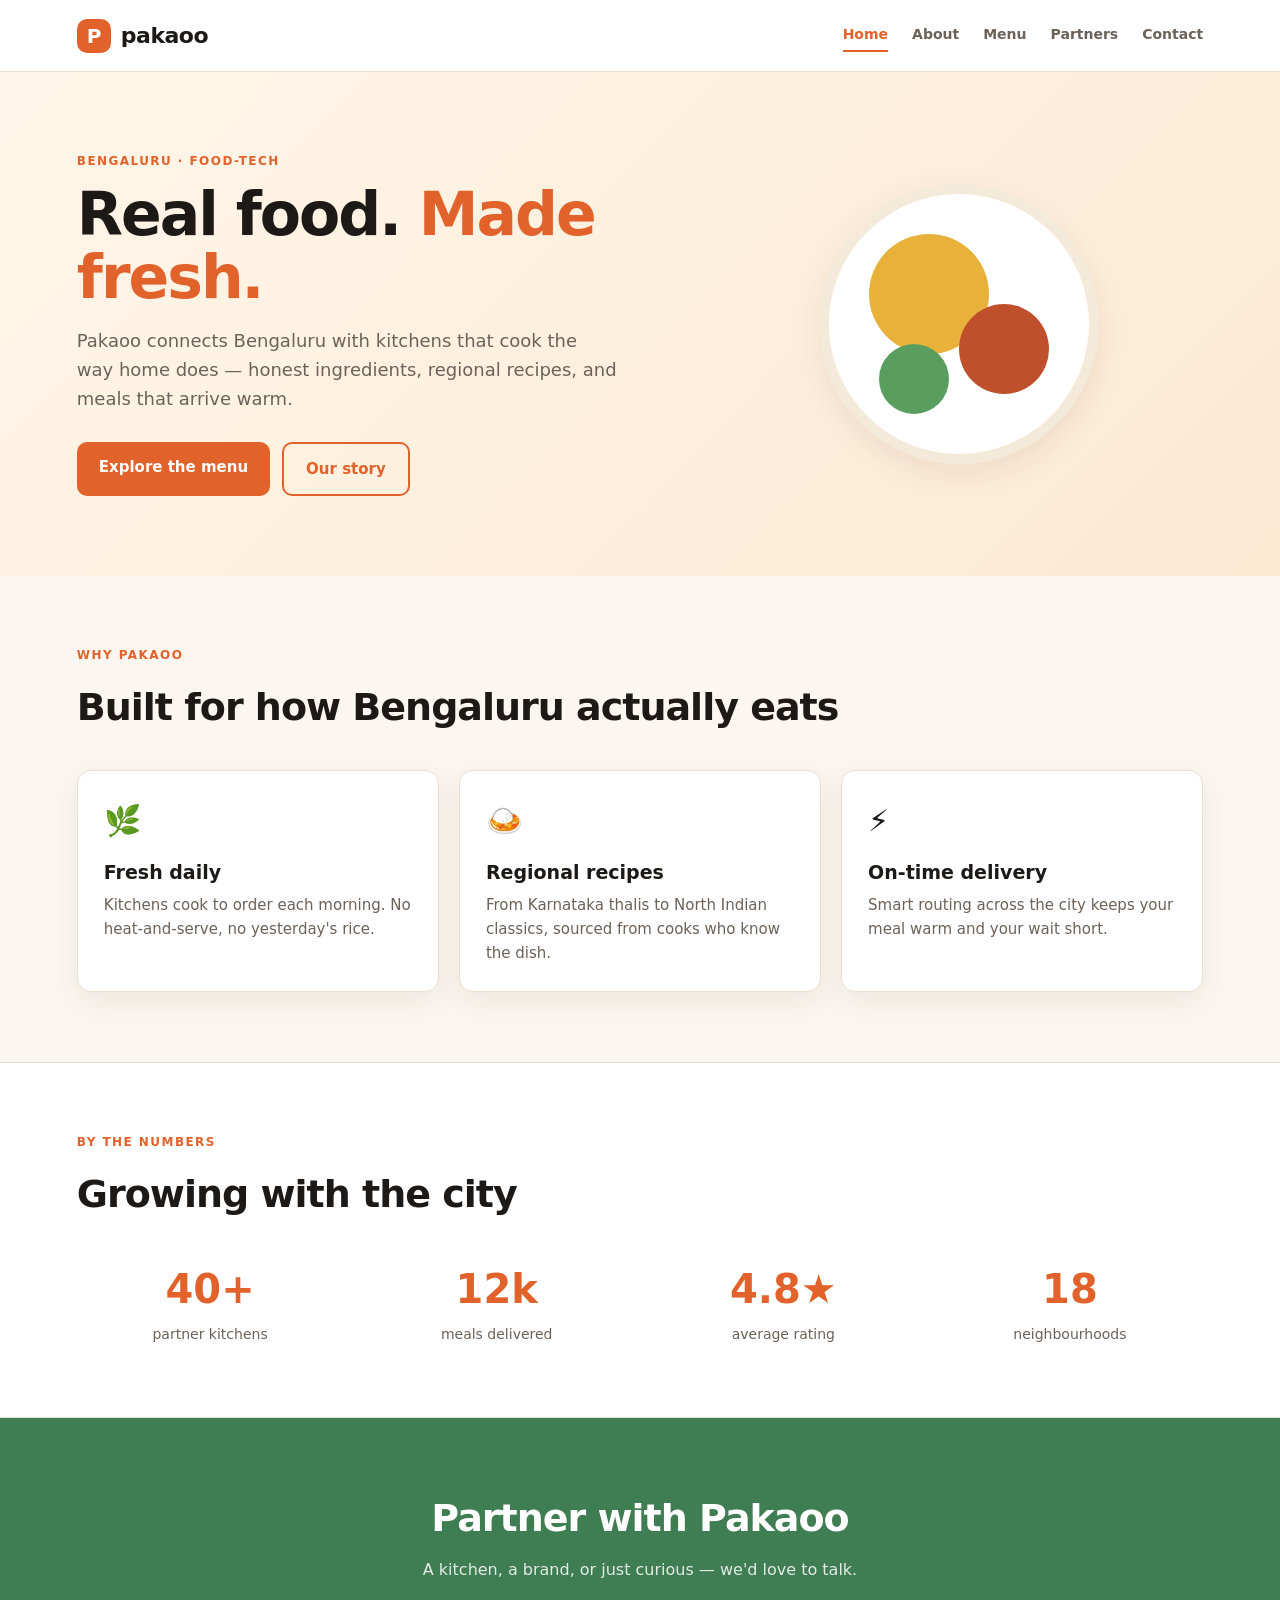
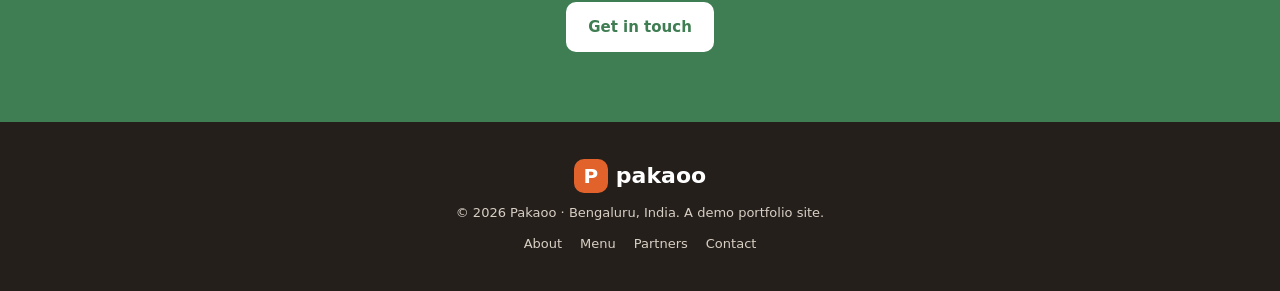
<file: index.html>
<!DOCTYPE html>
<html lang="en">
<head>
<meta charset="UTF-8" />
<meta name="viewport" content="width=device-width, initial-scale=1.0" />
<title>Pakaoo — Bengaluru Food-Tech Startup | Modern Indian Food Delivery</title>
<meta name="description" content="Pakaoo is a Bengaluru-based food-tech startup bringing fresh, authentic Indian meals to your door. Explore our story, partners, and menu." />
<meta name="keywords" content="Pakaoo, food tech, Bengaluru, Indian meals, food delivery, startup" />
<meta name="author" content="Pakaoo" />
<meta name="robots" content="index, follow" />
<link rel="canonical" href="https://slavh.github.io/pakaoo-portfolio-demo/" />

<!-- Open Graph -->
<meta property="og:type" content="website" />
<meta property="og:site_name" content="Pakaoo" />
<meta property="og:title" content="Pakaoo — Bengaluru Food-Tech Startup" />
<meta property="og:description" content="Fresh, authentic Indian meals delivered. Meet the team, partners, and menu behind Pakaoo." />
<meta property="og:url" content="https://slavh.github.io/pakaoo-portfolio-demo/" />
<meta property="og:image" content="https://slavh.github.io/pakaoo-portfolio-demo/og-image.svg" />

<!-- Twitter Card -->
<meta name="twitter:card" content="summary_large_image" />
<meta name="twitter:title" content="Pakaoo — Bengaluru Food-Tech Startup" />
<meta name="twitter:description" content="Fresh, authentic Indian meals delivered by Pakaoo." />

<!-- JSON-LD structured data -->
<script type="application/ld+json">
{
  "@context": "https://schema.org",
  "@type": "Organization",
  "name": "Pakaoo",
  "url": "https://slavh.github.io/pakaoo-portfolio-demo/",
  "description": "Bengaluru-based food-tech startup delivering fresh Indian meals.",
  "address": {
    "@type": "PostalAddress",
    "addressLocality": "Bengaluru",
    "addressCountry": "IN"
  }
}
</script>

<link rel="stylesheet" href="styles.css" />
</head>
<body>
<header class="site-header">
  <a class="brand" href="index.html" aria-label="Pakaoo home">
    <span class="brand-mark">P</span>
    <span class="brand-name">pakaoo</span>
  </a>
  <nav aria-label="Main navigation">
    <a href="index.html" class="active">Home</a>
    <a href="about.html">About</a>
    <a href="menu.html">Menu</a>
    <a href="partners.html">Partners</a>
    <a href="contact.html">Contact</a>
  </nav>
</header>

<main>
  <section class="hero">
    <div class="hero-inner">
      <p class="eyebrow">Bengaluru · Food-Tech</p>
      <h1>Real food. <span>Made fresh.</span></h1>
      <p class="lede">Pakaoo connects Bengaluru with kitchens that cook the way home does — honest ingredients, regional recipes, and meals that arrive warm.</p>
      <div class="cta-row">
        <a class="btn btn-primary" href="menu.html">Explore the menu</a>
        <a class="btn btn-ghost" href="about.html">Our story</a>
      </div>
    </div>
    <div class="hero-art" aria-hidden="true">
      <div class="plate"><div class="food food-1"></div><div class="food food-2"></div><div class="food food-3"></div></div>
    </div>
  </section>

  <section class="section">
    <div class="section-head">
      <p class="eyebrow">Why Pakaoo</p>
      <h2>Built for how Bengaluru actually eats</h2>
    </div>
    <div class="cards">
      <article class="card">
        <div class="icon">🌿</div>
        <h3>Fresh daily</h3>
        <p>Kitchens cook to order each morning. No heat-and-serve, no yesterday's rice.</p>
      </article>
      <article class="card">
        <div class="icon">🍛</div>
        <h3>Regional recipes</h3>
        <p>From Karnataka thalis to North Indian classics, sourced from cooks who know the dish.</p>
      </article>
      <article class="card">
        <div class="icon">⚡</div>
        <h3>On-time delivery</h3>
        <p>Smart routing across the city keeps your meal warm and your wait short.</p>
      </article>
    </div>
  </section>

  <section class="section band">
    <div class="section-head">
      <p class="eyebrow">By the numbers</p>
      <h2>Growing with the city</h2>
    </div>
    <div class="stats">
      <div><strong>40+</strong><span>partner kitchens</span></div>
      <div><strong>12k</strong><span>meals delivered</span></div>
      <div><strong>4.8★</strong><span>average rating</span></div>
      <div><strong>18</strong><span>neighbourhoods</span></div>
    </div>
  </section>

  <section class="section cta-band">
    <h2>Partner with Pakaoo</h2>
    <p>A kitchen, a brand, or just curious — we'd love to talk.</p>
    <a class="btn btn-primary" href="contact.html">Get in touch</a>
  </section>
</main>

<footer class="site-footer">
  <div class="footer-brand"><span class="brand-mark">P</span> pakaoo</div>
  <p>© 2026 Pakaoo · Bengaluru, India. A demo portfolio site.</p>
  <nav aria-label="Footer navigation">
    <a href="about.html">About</a><a href="menu.html">Menu</a><a href="partners.html">Partners</a><a href="contact.html">Contact</a>
  </nav>
</footer>
</body>
</html>
</file>
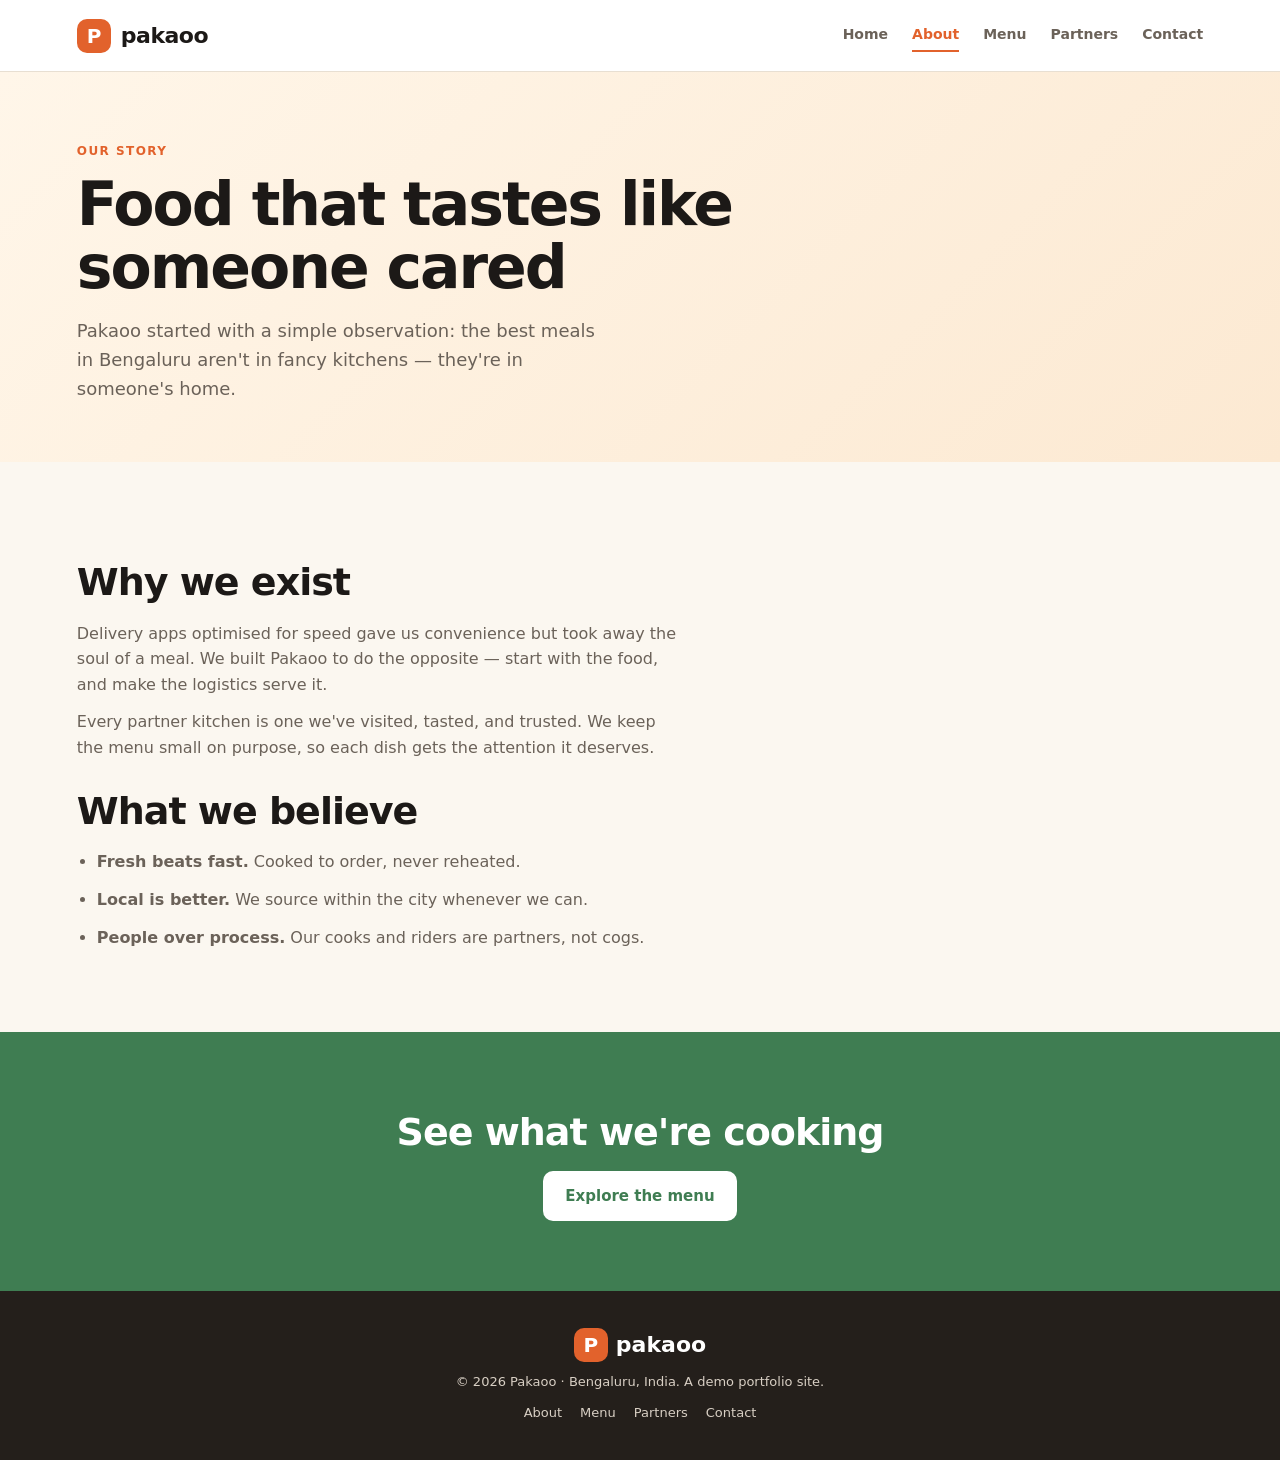
<file: about.html>
<!DOCTYPE html>
<html lang="en">
<head>
<meta charset="UTF-8" />
<meta name="viewport" content="width=device-width, initial-scale=1.0" />
<title>About Pakaoo — Our Story | Bengaluru Food-Tech Startup</title>
<meta name="description" content="Learn about Pakaoo's mission to bring fresh, authentic Indian meals from local kitchens to Bengaluru homes." />
<link rel="canonical" href="https://slavh.github.io/pakaoo-portfolio-demo/about.html" />
<meta property="og:title" content="About Pakaoo — Our Story" />
<meta property="og:description" content="Fresh, authentic Indian meals, sourced from kitchens that care." />
<meta property="og:url" content="https://slavh.github.io/pakaoo-portfolio-demo/about.html" />
<meta property="og:image" content="https://slavh.github.io/pakaoo-portfolio-demo/og-image.svg" />
<meta name="twitter:card" content="summary_large_image" />
<script type="application/ld+json">
{"@context":"https://schema.org","@type":"AboutPage","name":"About Pakaoo","url":"https://slavh.github.io/pakaoo-portfolio-demo/about.html"}
</script>
<link rel="stylesheet" href="styles.css" />
</head>
<body>
<header class="site-header">
  <a class="brand" href="index.html"><span class="brand-mark">P</span><span class="brand-name">pakaoo</span></a>
  <nav aria-label="Main navigation">
    <a href="index.html">Home</a><a href="about.html" class="active">About</a><a href="menu.html">Menu</a><a href="partners.html">Partners</a><a href="contact.html">Contact</a>
  </nav>
</header>
<main>
  <section class="page-hero">
    <p class="eyebrow">Our story</p>
    <h1>Food that tastes like someone cared</h1>
    <p class="lede">Pakaoo started with a simple observation: the best meals in Bengaluru aren't in fancy kitchens — they're in someone's home.</p>
  </section>
  <section class="section prose">
    <h2>Why we exist</h2>
    <p>Delivery apps optimised for speed gave us convenience but took away the soul of a meal. We built Pakaoo to do the opposite — start with the food, and make the logistics serve it.</p>
    <p>Every partner kitchen is one we've visited, tasted, and trusted. We keep the menu small on purpose, so each dish gets the attention it deserves.</p>
    <h2>What we believe</h2>
    <ul>
      <li><strong>Fresh beats fast.</strong> Cooked to order, never reheated.</li>
      <li><strong>Local is better.</strong> We source within the city whenever we can.</li>
      <li><strong>People over process.</strong> Our cooks and riders are partners, not cogs.</li>
    </ul>
  </section>
  <section class="section cta-band">
    <h2>See what we're cooking</h2>
    <a class="btn btn-primary" href="menu.html">Explore the menu</a>
  </section>
</main>
<footer class="site-footer">
  <div class="footer-brand"><span class="brand-mark">P</span> pakaoo</div>
  <p>© 2026 Pakaoo · Bengaluru, India. A demo portfolio site.</p>
  <nav><a href="about.html">About</a><a href="menu.html">Menu</a><a href="partners.html">Partners</a><a href="contact.html">Contact</a></nav>
</footer>
</body>
</html>
</file>
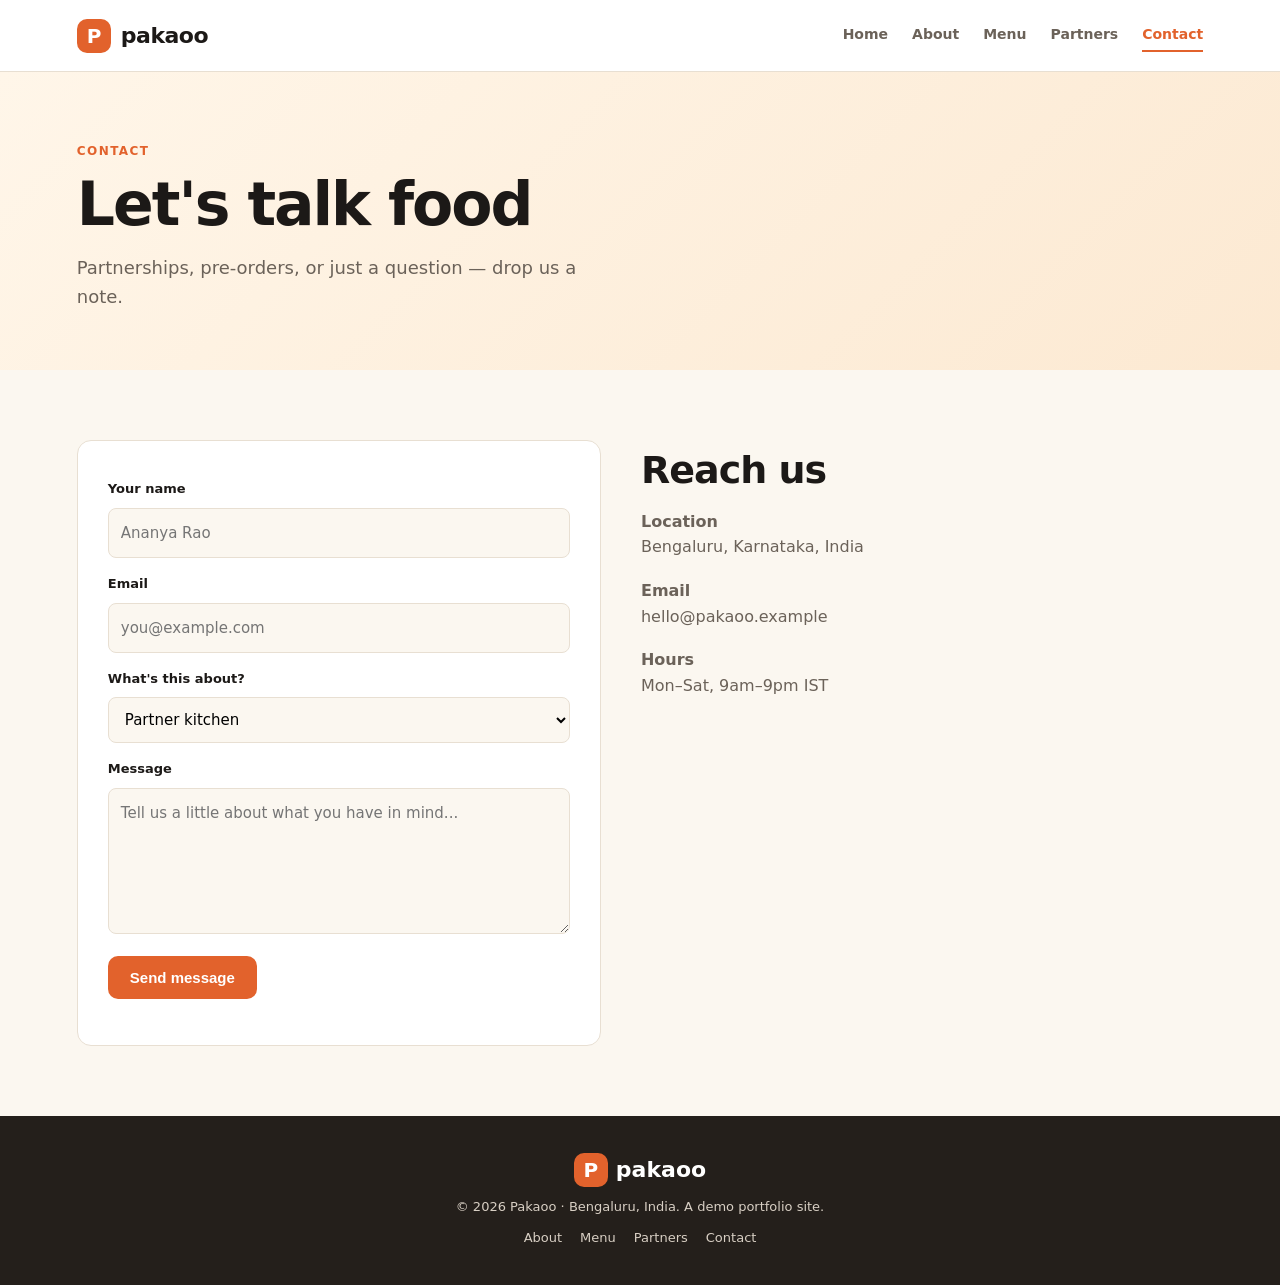
<file: contact.html>
<!DOCTYPE html>
<html lang="en">
<head>
<meta charset="UTF-8" />
<meta name="viewport" content="width=device-width, initial-scale=1.0" />
<title>Contact Pakaoo — Get in Touch | Bengaluru Food-Tech</title>
<meta name="description" content="Contact Pakaoo for partner kitchen enquiries, pre-orders, or questions. Based in Bengaluru, India." />
<link rel="canonical" href="https://slavh.github.io/pakaoo-portfolio-demo/contact.html" />
<meta property="og:title" content="Contact Pakaoo" />
<meta property="og:description" content="Partnerships, pre-orders, and questions — reach the Pakaoo team." />
<meta property="og:url" content="https://slavh.github.io/pakaoo-portfolio-demo/contact.html" />
<meta property="og:image" content="https://slavh.github.io/pakaoo-portfolio-demo/og-image.svg" />
<meta name="twitter:card" content="summary_large_image" />
<script type="application/ld+json">
{"@context":"https://schema.org","@type":"ContactPage","name":"Contact Pakaoo","url":"https://slavh.github.io/pakaoo-portfolio-demo/contact.html"}
</script>
<link rel="stylesheet" href="styles.css" />
</head>
<body>
<header class="site-header">
  <a class="brand" href="index.html"><span class="brand-mark">P</span><span class="brand-name">pakaoo</span></a>
  <nav aria-label="Main navigation">
    <a href="index.html">Home</a><a href="about.html">About</a><a href="menu.html">Menu</a><a href="partners.html">Partners</a><a href="contact.html" class="active">Contact</a>
  </nav>
</header>
<main>
  <section class="page-hero">
    <p class="eyebrow">Contact</p>
    <h1>Let's talk food</h1>
    <p class="lede">Partnerships, pre-orders, or just a question — drop us a note.</p>
  </section>
  <section class="section contact-wrap">
    <form class="contact-form" id="contactForm" novalidate>
      <label for="name">Your name</label>
      <input id="name" name="name" type="text" required placeholder="Ananya Rao" />
      <label for="email">Email</label>
      <input id="email" name="email" type="email" required placeholder="you@example.com" />
      <label for="topic">What's this about?</label>
      <select id="topic" name="topic">
        <option>Partner kitchen</option><option>Pre-order</option><option>Brand collaboration</option><option>Other</option>
      </select>
      <label for="message">Message</label>
      <textarea id="message" name="message" rows="5" required placeholder="Tell us a little about what you have in mind..."></textarea>
      <button class="btn btn-primary" type="submit">Send message</button>
      <p class="form-note" id="formNote" role="status"></p>
    </form>
    <aside class="contact-info">
      <h2>Reach us</h2>
      <p><strong>Location</strong><br />Bengaluru, Karnataka, India</p>
      <p><strong>Email</strong><br />hello@pakaoo.example</p>
      <p><strong>Hours</strong><br />Mon–Sat, 9am–9pm IST</p>
    </aside>
  </section>
</main>
<footer class="site-footer">
  <div class="footer-brand"><span class="brand-mark">P</span> pakaoo</div>
  <p>© 2026 Pakaoo · Bengaluru, India. A demo portfolio site.</p>
  <nav><a href="about.html">About</a><a href="menu.html">Menu</a><a href="partners.html">Partners</a><a href="contact.html">Contact</a></nav>
</footer>
<script>
  document.getElementById('contactForm').addEventListener('submit', function(e) {
    e.preventDefault();
    const note = document.getElementById('formNote');
    note.textContent = 'Thanks! This is a demo form — in the production build this connects to your API or email service.';
    note.style.color = '#e8a33d';
  });
</script>
</body>
</html>
</file>
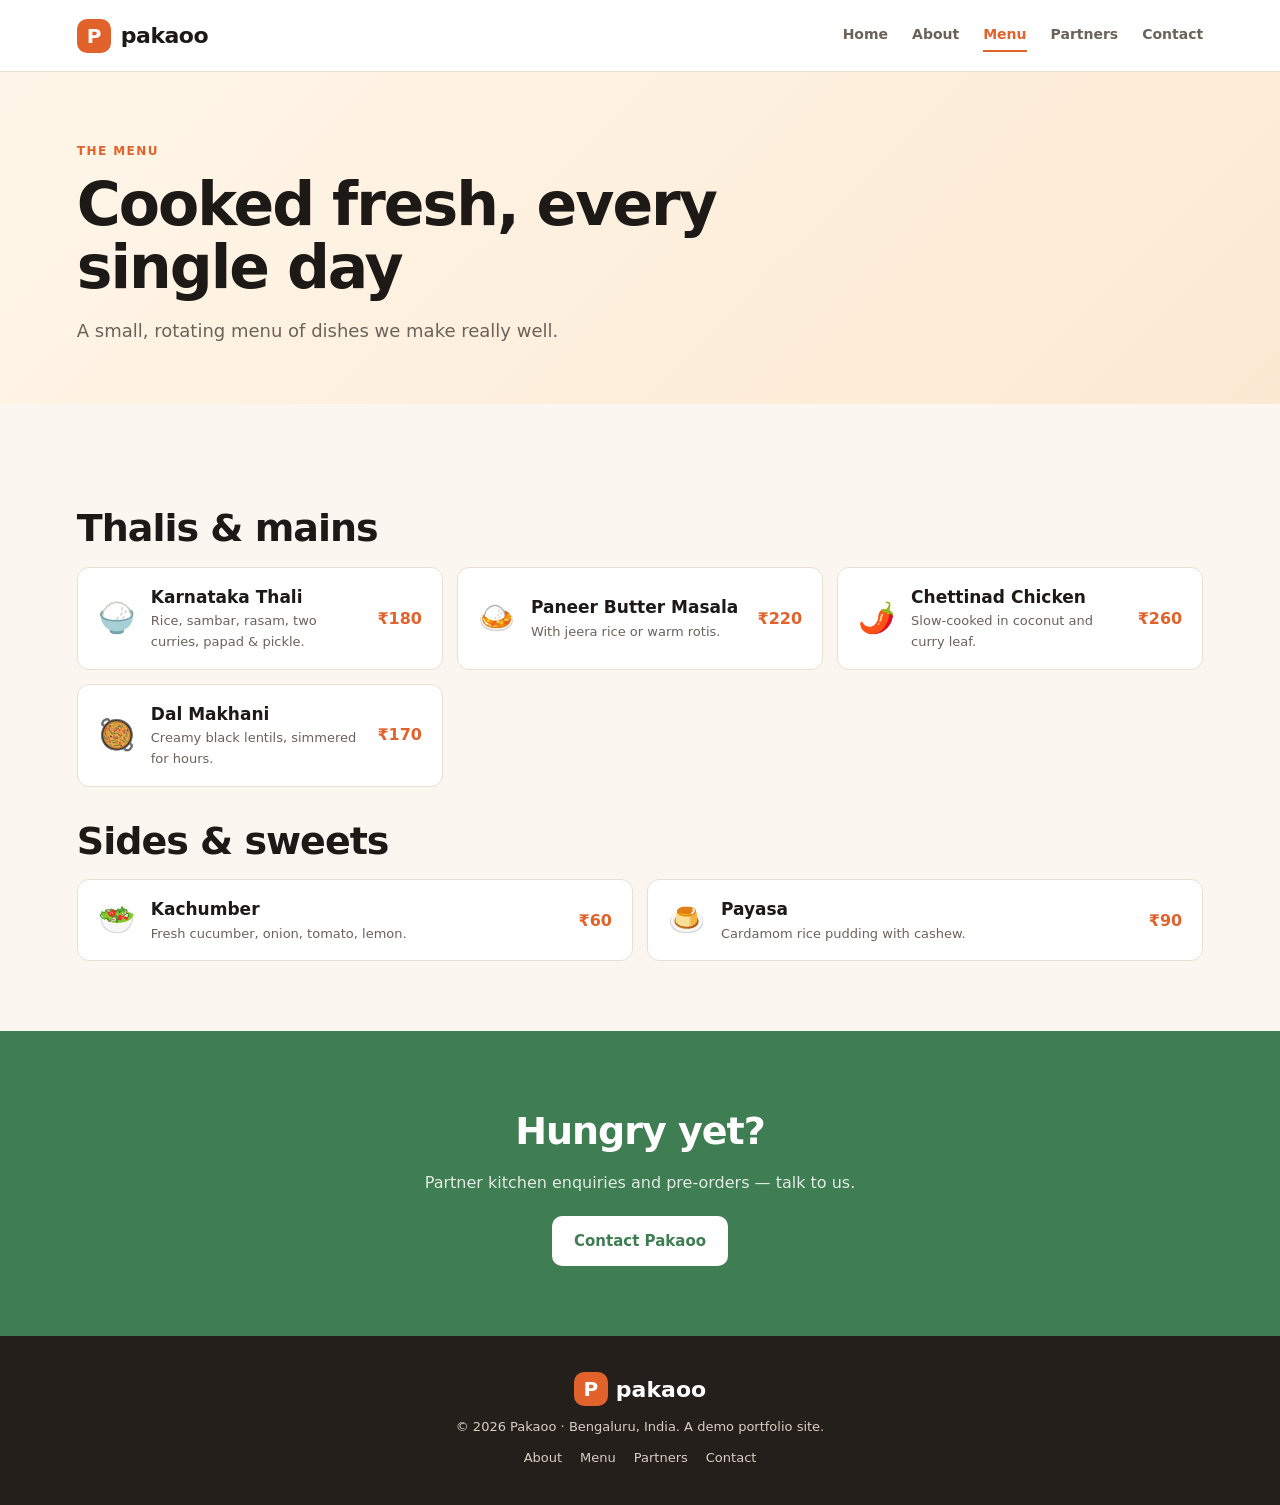
<file: menu.html>
<!DOCTYPE html>
<html lang="en">
<head>
<meta charset="UTF-8" />
<meta name="viewport" content="width=device-width, initial-scale=1.0" />
<title>Menu — Pakaoo | Fresh Indian Meals in Bengaluru</title>
<meta name="description" content="Browse the Pakaoo menu: regional Indian thalis, curries, and fresh sides cooked to order in Bengaluru." />
<link rel="canonical" href="https://slavh.github.io/pakaoo-portfolio-demo/menu.html" />
<meta property="og:title" content="Menu — Pakaoo" />
<meta property="og:description" content="Fresh, regional Indian meals cooked to order." />
<meta property="og:url" content="https://slavh.github.io/pakaoo-portfolio-demo/menu.html" />
<meta property="og:image" content="https://slavh.github.io/pakaoo-portfolio-demo/og-image.svg" />
<meta name="twitter:card" content="summary_large_image" />
<script type="application/ld+json">
{"@context":"https://schema.org","@type":"Menu","name":"Pakaoo Menu","url":"https://slavh.github.io/pakaoo-portfolio-demo/menu.html"}
</script>
<link rel="stylesheet" href="styles.css" />
</head>
<body>
<header class="site-header">
  <a class="brand" href="index.html"><span class="brand-mark">P</span><span class="brand-name">pakaoo</span></a>
  <nav aria-label="Main navigation">
    <a href="index.html">Home</a><a href="about.html">About</a><a href="menu.html" class="active">Menu</a><a href="partners.html">Partners</a><a href="contact.html">Contact</a>
  </nav>
</header>
<main>
  <section class="page-hero">
    <p class="eyebrow">The menu</p>
    <h1>Cooked fresh, every single day</h1>
    <p class="lede">A small, rotating menu of dishes we make really well.</p>
  </section>
  <section class="section">
    <h2 class="menu-group">Thalis &amp; mains</h2>
    <div class="menu-grid">
      <article class="menu-item"><div class="menu-emoji">🍚</div><div><h3>Karnataka Thali</h3><p>Rice, sambar, rasam, two curries, papad &amp; pickle.</p></div><span class="price">₹180</span></article>
      <article class="menu-item"><div class="menu-emoji">🍛</div><div><h3>Paneer Butter Masala</h3><p>With jeera rice or warm rotis.</p></div><span class="price">₹220</span></article>
      <article class="menu-item"><div class="menu-emoji">🌶️</div><div><h3>Chettinad Chicken</h3><p>Slow-cooked in coconut and curry leaf.</p></div><span class="price">₹260</span></article>
      <article class="menu-item"><div class="menu-emoji">🥘</div><div><h3>Dal Makhani</h3><p>Creamy black lentils, simmered for hours.</p></div><span class="price">₹170</span></article>
    </div>
    <h2 class="menu-group">Sides &amp; sweets</h2>
    <div class="menu-grid">
      <article class="menu-item"><div class="menu-emoji">🥗</div><div><h3>Kachumber</h3><p>Fresh cucumber, onion, tomato, lemon.</p></div><span class="price">₹60</span></article>
      <article class="menu-item"><div class="menu-emoji">🍮</div><div><h3>Payasa</h3><p>Cardamom rice pudding with cashew.</p></div><span class="price">₹90</span></article>
    </div>
  </section>
  <section class="section cta-band">
    <h2>Hungry yet?</h2>
    <p>Partner kitchen enquiries and pre-orders — talk to us.</p>
    <a class="btn btn-primary" href="contact.html">Contact Pakaoo</a>
  </section>
</main>
<footer class="site-footer">
  <div class="footer-brand"><span class="brand-mark">P</span> pakaoo</div>
  <p>© 2026 Pakaoo · Bengaluru, India. A demo portfolio site.</p>
  <nav><a href="about.html">About</a><a href="menu.html">Menu</a><a href="partners.html">Partners</a><a href="contact.html">Contact</a></nav>
</footer>
</body>
</html>
</file>
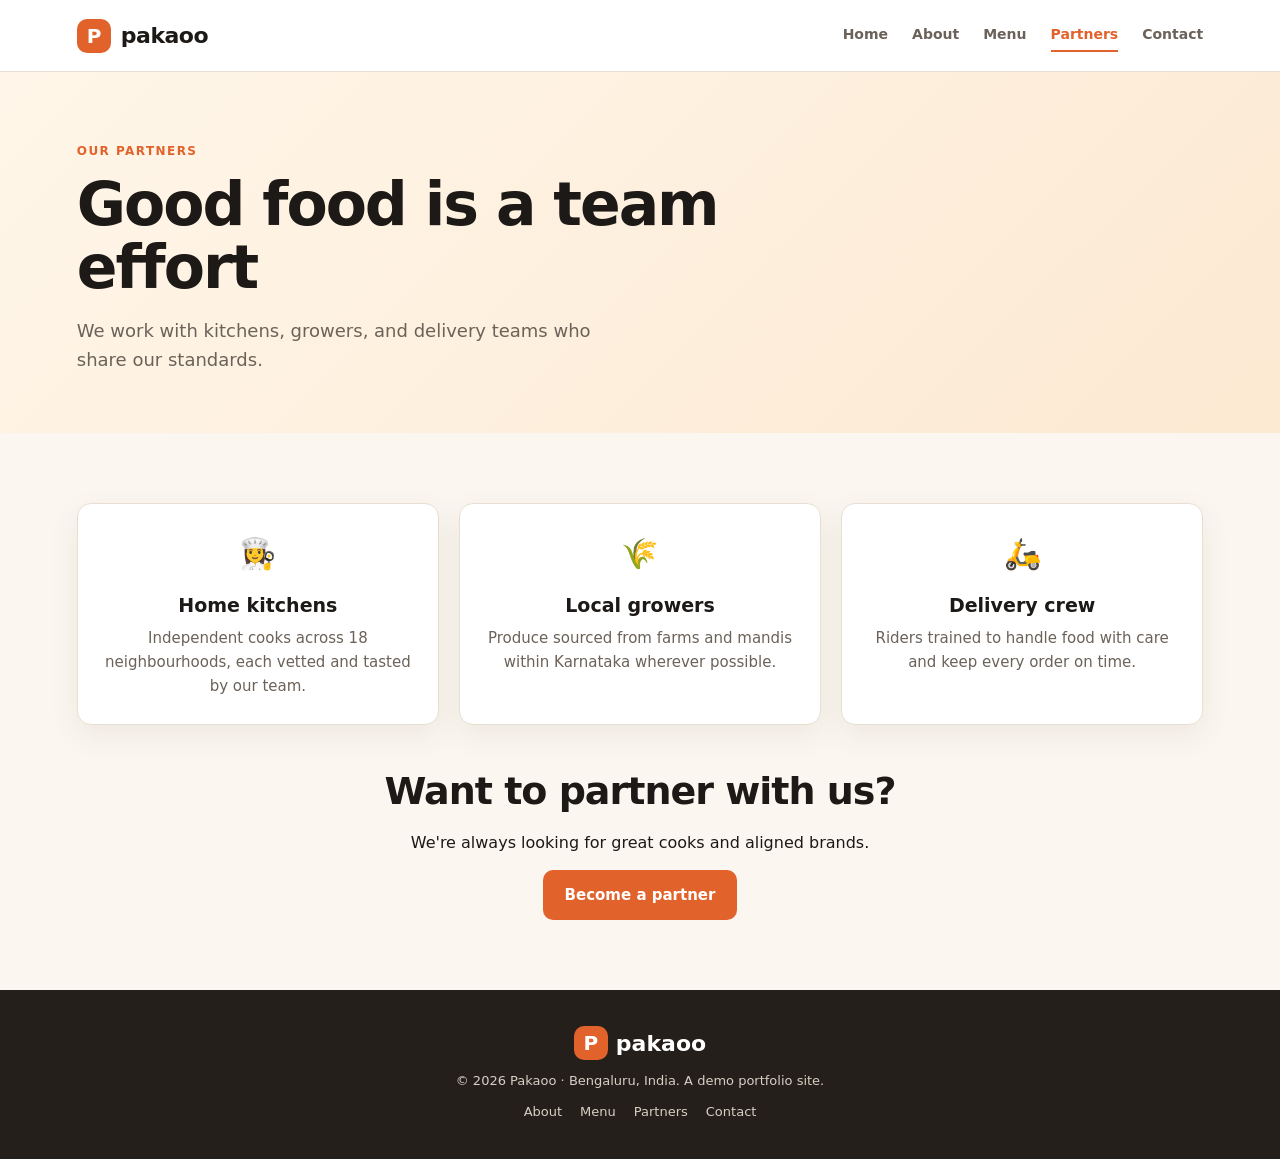
<file: partners.html>
<!DOCTYPE html>
<html lang="en">
<head>
<meta charset="UTF-8" />
<meta name="viewport" content="width=device-width, initial-scale=1.0" />
<title>Partners — Pakaoo | Kitchens &amp; Brands We Work With</title>
<meta name="description" content="Meet the partner kitchens and brands that make Pakaoo's fresh Indian meals possible in Bengaluru." />
<link rel="canonical" href="https://slavh.github.io/pakaoo-portfolio-demo/partners.html" />
<meta property="og:title" content="Partners — Pakaoo" />
<meta property="og:description" content="The kitchens and brands behind Pakaoo." />
<meta property="og:url" content="https://slavh.github.io/pakaoo-portfolio-demo/partners.html" />
<meta property="og:image" content="https://slavh.github.io/pakaoo-portfolio-demo/og-image.svg" />
<meta name="twitter:card" content="summary_large_image" />
<link rel="stylesheet" href="styles.css" />
</head>
<body>
<header class="site-header">
  <a class="brand" href="index.html"><span class="brand-mark">P</span><span class="brand-name">pakaoo</span></a>
  <nav aria-label="Main navigation">
    <a href="index.html">Home</a><a href="about.html">About</a><a href="menu.html">Menu</a><a href="partners.html" class="active">Partners</a><a href="contact.html">Contact</a>
  </nav>
</header>
<main>
  <section class="page-hero">
    <p class="eyebrow">Our partners</p>
    <h1>Good food is a team effort</h1>
    <p class="lede">We work with kitchens, growers, and delivery teams who share our standards.</p>
  </section>
  <section class="section">
    <div class="cards">
      <article class="card partner"><div class="icon">👩‍🍳</div><h3>Home kitchens</h3><p>Independent cooks across 18 neighbourhoods, each vetted and tasted by our team.</p></article>
      <article class="card partner"><div class="icon">🌾</div><h3>Local growers</h3><p>Produce sourced from farms and mandis within Karnataka wherever possible.</p></article>
      <article class="card partner"><div class="icon">🛵</div><h3>Delivery crew</h3><p>Riders trained to handle food with care and keep every order on time.</p></article>
    </div>
    <div class="partner-cta">
      <h2>Want to partner with us?</h2>
      <p>We're always looking for great cooks and aligned brands.</p>
      <a class="btn btn-primary" href="contact.html">Become a partner</a>
    </div>
  </section>
</main>
<footer class="site-footer">
  <div class="footer-brand"><span class="brand-mark">P</span> pakaoo</div>
  <p>© 2026 Pakaoo · Bengaluru, India. A demo portfolio site.</p>
  <nav><a href="about.html">About</a><a href="menu.html">Menu</a><a href="partners.html">Partners</a><a href="contact.html">Contact</a></nav>
</footer>
</body>
</html>
</file>
<file: styles.css>
:root{
  --ink:#1c1917;--muted:#6b6259;--cream:#fbf7f0;--white:#fff;
  --orange:#e2622c;--orange-d:#c64e1c;--green:#3f7d52;--line:#e8dfd2;--shadow:0 10px 30px rgba(60,40,20,.08);
}
*{box-sizing:border-box;margin:0;padding:0}
html{scroll-behavior:smooth}
body{font-family:'Segoe UI',system-ui,-apple-system,sans-serif;color:var(--ink);background:var(--cream);line-height:1.6}
a{color:inherit}
.site-header{display:flex;align-items:center;justify-content:space-between;padding:18px 6vw;background:var(--white);border-bottom:1px solid var(--line);position:sticky;top:0;z-index:10}
.brand{display:flex;align-items:center;gap:10px;text-decoration:none;font-weight:800;font-size:22px;letter-spacing:-.5px}
.brand-mark{display:grid;place-items:center;width:34px;height:34px;background:var(--orange);color:#fff;border-radius:10px;font-size:20px}
.site-header nav{display:flex;gap:24px;flex-wrap:wrap}
.site-header nav a{text-decoration:none;font-size:14px;font-weight:600;color:var(--muted);padding:4px 0;border-bottom:2px solid transparent}
.site-header nav a:hover,.site-header nav a.active{color:var(--orange);border-color:var(--orange)}
.hero{display:grid;grid-template-columns:1.1fr .9fr;align-items:center;gap:40px;padding:80px 6vw;background:linear-gradient(135deg,#fff6e9,#fce9d2)}
.hero-inner .eyebrow,.eyebrow{text-transform:uppercase;letter-spacing:.12em;font-size:12px;font-weight:700;color:var(--orange);margin-bottom:12px}
.hero h1,.page-hero h1{font-size:clamp(36px,5vw,60px);line-height:1.05;letter-spacing:-2px;margin-bottom:18px}
.hero h1 span{color:var(--orange)}
.lede{font-size:18px;color:var(--muted);max-width:540px;margin-bottom:28px}
.cta-row{display:flex;gap:12px;flex-wrap:wrap}
.btn{display:inline-block;border:none;border-radius:10px;padding:13px 22px;font-size:15px;font-weight:700;text-decoration:none;cursor:pointer;transition:.15s}
.btn-primary{background:var(--orange);color:#fff}
.btn-primary:hover{background:var(--orange-d);transform:translateY(-1px)}
.btn-ghost{background:transparent;color:var(--orange);border:2px solid var(--orange)}
.hero-art{display:grid;place-items:center}
.plate{width:280px;height:280px;border-radius:50%;background:#fff;box-shadow:var(--shadow);position:relative;border:10px solid #f3ead9}
.food{position:absolute;border-radius:50%}
.food-1{width:120px;height:120px;background:#e8b23a;top:40px;left:40px}
.food-2{width:90px;height:90px;background:#c0502b;top:110px;left:130px}
.food-3{width:70px;height:70px;background:#5a9e5f;top:150px;left:50px}
.section{padding:70px 6vw}
.section-head{margin-bottom:32px}
.section-head h2,.section h2{font-size:clamp(26px,3.2vw,38px);letter-spacing:-1px;margin-bottom:8px}
.cards{display:grid;grid-template-columns:repeat(auto-fit,minmax(240px,1fr));gap:20px}
.card{background:var(--white);border:1px solid var(--line);border-radius:14px;padding:26px;box-shadow:var(--shadow)}
.card .icon{font-size:30px;margin-bottom:12px}
.card h3{font-size:19px;margin-bottom:6px}
.card p{color:var(--muted);font-size:15px}
.band{background:var(--white);border-top:1px solid var(--line);border-bottom:1px solid var(--line)}
.stats{display:grid;grid-template-columns:repeat(auto-fit,minmax(140px,1fr));gap:20px;text-align:center}
.stats strong{display:block;font-size:40px;color:var(--orange)}
.stats span{color:var(--muted);font-size:14px}
.cta-band{text-align:center;background:var(--green);color:#fff}
.cta-band h2{color:#fff}
.cta-band p{opacity:.85;margin-bottom:20px}
.cta-band .btn-primary{background:#fff;color:var(--green)}
.page-hero{padding:70px 6vw 30px;background:linear-gradient(135deg,#fff6e9,#fce9d2)}
.page-hero h1{max-width:760px}
.prose{max-width:760px}
.prose h2{margin-top:20px}
.prose p,.prose li{color:var(--muted);font-size:16px;margin-bottom:12px}
.prose ul{padding-left:20px}
.menu-group{margin:24px 0 16px}
.menu-grid{display:grid;grid-template-columns:repeat(auto-fit,minmax(300px,1fr));gap:14px}
.menu-item{display:flex;align-items:center;gap:16px;background:var(--white);border:1px solid var(--line);border-radius:12px;padding:16px 20px}
.menu-emoji{font-size:30px}
.menu-item h3{font-size:17px}
.menu-item p{color:var(--muted);font-size:13px}
.menu-item .price{margin-left:auto;font-weight:700;color:var(--orange);white-space:nowrap}
.partner{text-align:center}
.partner-cta{margin-top:36px;text-align:center}
.partner-cta .btn{margin-top:14px}
.contact-wrap{display:grid;grid-template-columns:1.3fr .7fr;gap:40px;max-width:1000px}
.contact-form{display:flex;flex-direction:column;gap:8px;background:var(--white);padding:30px;border:1px solid var(--line);border-radius:14px}
.contact-form label{font-size:13px;font-weight:700;margin-top:8px}
.contact-form input,.contact-form select,.contact-form textarea{padding:12px;border:1px solid var(--line);border-radius:8px;font:inherit;font-size:15px;background:var(--cream)}
.contact-form .btn{margin-top:14px;align-self:flex-start}
.form-note{font-size:13px;margin-top:8px}
.contact-info p{margin-bottom:18px;color:var(--muted)}
.site-footer{background:#241f1b;color:#d8cfc4;padding:36px 6vw;text-align:center}
.footer-brand{font-weight:800;font-size:22px;display:flex;align-items:center;justify-content:center;gap:8px;color:#fff}
.site-footer p{font-size:13px;margin:10px 0}
.site-footer nav{display:flex;gap:18px;justify-content:center;flex-wrap:wrap}
.site-footer nav a{font-size:13px;text-decoration:none;color:#d8cfc4}
.site-footer nav a:hover{color:var(--orange)}
@media(max-width:760px){
  .hero,.contact-wrap{grid-template-columns:1fr}
  .hero-art{display:none}
  .site-header{flex-direction:column;gap:10px}
}
</file>
